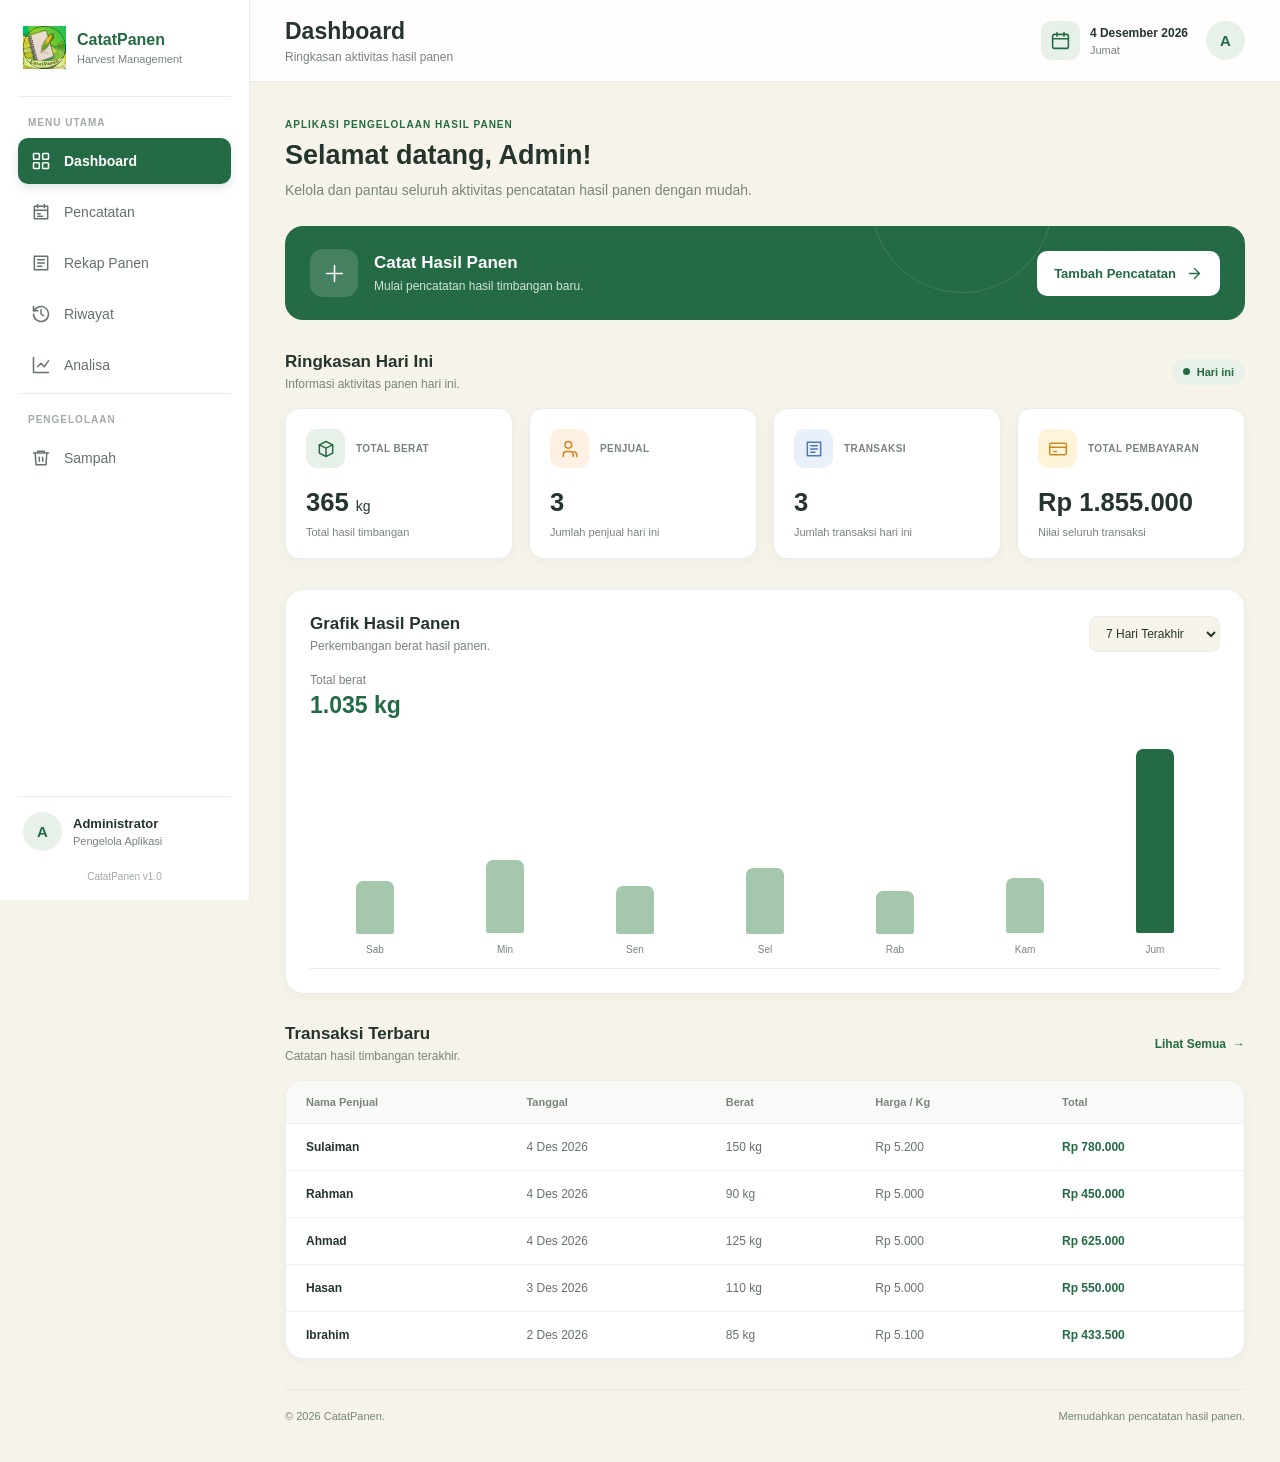
<file: index.html>
﻿
<!DOCTYPE html>
<html lang="id">
<head>
    <meta charset="UTF-8">
    <meta name="viewport" content="width=device-width, initial-scale=1.0">
    <meta name="theme-color" content="#F6F3EA">
    <meta name="description" content="CatatPanen - Aplikasi pencatatan dan pengelolaan hasil panen.">

    <title>Dashboard | CatatPanen</title>

    <link rel="icon" href="assets/logo/catatpanen.svg" type="image/svg+xml">
    <link rel="stylesheet" href="css/theme.css">
    <link rel="stylesheet" href="css/components.css">
    <link rel="stylesheet" href="css/index.css">

    <script src="js/utils.js" defer></script>
    <script src="js/store.js" defer></script>
    <script src="js/index.js" defer></script>
</head>
<body>

    <div class="sidebar-overlay" id="sidebarOverlay"></div>

    <aside class="sidebar" id="sidebar">
        <div class="sidebar-brand">
            <img src="assets/logo/catatpanen.svg" alt="Logo CatatPanen" class="brand-logo">

            <div class="brand-info">
                <h2>CatatPanen</h2>
                <span>Harvest Management</span>
            </div>

            <button class="close-sidebar" id="closeSidebar" aria-label="Tutup menu">&times;</button>
        </div>

        <div class="sidebar-divider"></div>
        <div class="nav-section-label">MENU UTAMA</div>

        <nav class="sidebar-nav">
            <a href="index.html" class="nav-link active">
                <svg viewBox="0 0 24 24"><rect x="3" y="3" width="7" height="7" rx="1"/><rect x="14" y="3" width="7" height="7" rx="1"/><rect x="14" y="14" width="7" height="7" rx="1"/><rect x="3" y="14" width="7" height="7" rx="1"/></svg>
                <span>Dashboard</span>
            </a>

            <a href="pages/catat.html" class="nav-link">
                <svg viewBox="0 0 24 24"><path d="M4 5h16v15H4z"/><path d="M8 3v4M16 3v4M4 10h16M8 14h3M8 17h6"/></svg>
                <span>Pencatatan</span>
            </a>

            <a href="pages/rekap.html" class="nav-link">
                <svg viewBox="0 0 24 24"><path d="M4 4h16v16H4z"/><path d="M8 8h8M8 12h8M8 16h5"/></svg>
                <span>Rekap Panen</span>
            </a>

            <a href="pages/riwayat.html" class="nav-link">
                <svg viewBox="0 0 24 24"><path d="M3 12a9 9 0 1 0 3-6.7L3 8"/><path d="M3 3v5h5M12 7v5l3 2"/></svg>
                <span>Riwayat</span>
            </a>

            <a href="pages/analisa.html" class="nav-link">
                <svg viewBox="0 0 24 24"><path d="M3 3v18h18"/><path d="m8 14 4-4 4 4 5-7"/></svg>
                <span>Analisa</span>
            </a>
        </nav>

        <div class="sidebar-divider"></div>
        <div class="nav-section-label">PENGELOLAAN</div>

        <nav class="sidebar-nav">
            <a href="pages/sampah.html" class="nav-link">
                <svg viewBox="0 0 24 24"><path d="M3 6h18M8 6V4h8v2M19 6l-1 14H6L5 6M10 11v5M14 11v5"/></svg>
                <span>Sampah</span>
            </a>
        </nav>

        <div class="sidebar-bottom">
            <div class="admin-profile">
                <div class="admin-avatar">A</div>
                <div class="admin-info">
                    <strong>Administrator</strong>
                    <span>Pengelola Aplikasi</span>
                </div>
            </div>
            <span class="sidebar-version">CatatPanen v1.0</span>
        </div>
    </aside>

    <main class="main-content">
        <header class="topbar">
            <div class="topbar-left">
                <button class="menu-toggle" id="menuToggle" aria-label="Buka menu">
                    <svg viewBox="0 0 24 24"><path d="M4 6h16M4 12h16M4 18h16"/></svg>
                </button>

                <div class="page-heading">
                    <h1>Dashboard</h1>
                    <p>Ringkasan aktivitas hasil panen</p>
                </div>
            </div>

            <div class="topbar-right">
                <div class="date-display">
                    <div class="date-icon">
                        <svg viewBox="0 0 24 24"><rect x="3" y="5" width="18" height="16" rx="2"/><path d="M16 3v4M8 3v4M3 10h18"/></svg>
                    </div>
                    <div>
                        <strong id="currentDate">Memuat tanggal...</strong>
                        <span id="currentDay">Memuat hari...</span>
                    </div>
                </div>
                <div class="topbar-avatar">A</div>
            </div>
        </header>

        <div class="dashboard-content">
            <section class="welcome-section">
                <span class="welcome-label">APLIKASI PENGELOLAAN HASIL PANEN</span>
                <h2>Selamat datang, Admin!</h2>
                <p>Kelola dan pantau seluruh aktivitas pencatatan hasil panen dengan mudah.</p>
            </section>

            <section class="quick-action">
                <div class="quick-action-content">
                    <div class="quick-action-icon">
                        <svg viewBox="0 0 24 24"><path d="M12 3v18M3 12h18"/></svg>
                    </div>
                    <div class="quick-action-text">
                        <h3>Catat Hasil Panen</h3>
                        <p>Mulai pencatatan hasil timbangan baru.</p>
                    </div>
                </div>

                <a href="pages/catat.html" class="primary-button">
                    <span>Tambah Pencatatan</span>
                    <svg viewBox="0 0 24 24"><path d="M5 12h14M12 5l7 7-7 7"/></svg>
                </a>
            </section>

            <section class="statistics-section">
                <div class="section-heading">
                    <div>
                        <h3>Ringkasan Hari Ini</h3>
                        <p>Informasi aktivitas panen hari ini.</p>
                    </div>
                    <span class="today-badge"><span class="status-dot"></span>Hari ini</span>
                </div>

                <div class="statistics-grid">
                    <article class="stat-card">
                        <div class="stat-card-top">
                            <div class="stat-icon green-icon">
                                <svg viewBox="0 0 24 24"><path d="m12 3-8 4v10l8 4 8-4V7l-8-4Z"/><path d="m4 7 8 4 8-4M12 11v10"/></svg>
                            </div>
                            <span class="stat-label">TOTAL BERAT</span>
                        </div>
                        <h2 id="totalWeight">0 <small>kg</small></h2>
                        <p class="stat-description">Total hasil timbangan</p>
                    </article>

                    <article class="stat-card">
                        <div class="stat-card-top">
                            <div class="stat-icon orange-icon">
                                <svg viewBox="0 0 24 24"><path d="M16 21v-2a4 4 0 0 0-4-4H8a4 4 0 0 0-4 4v2"/><circle cx="10" cy="7" r="4"/><path d="M20 21v-2a4 4 0 0 0-3-3.87"/></svg>
                            </div>
                            <span class="stat-label">PENJUAL</span>
                        </div>
                        <h2 id="totalSellers">0</h2>
                        <p class="stat-description">Jumlah penjual hari ini</p>
                    </article>

                    <article class="stat-card">
                        <div class="stat-card-top">
                            <div class="stat-icon blue-icon">
                                <svg viewBox="0 0 24 24"><path d="M4 4h16v16H4z"/><path d="M8 8h8M8 12h8M8 16h5"/></svg>
                            </div>
                            <span class="stat-label">TRANSAKSI</span>
                        </div>
                        <h2 id="totalTransactions">0</h2>
                        <p class="stat-description">Jumlah transaksi hari ini</p>
                    </article>

                    <article class="stat-card">
                        <div class="stat-card-top">
                            <div class="stat-icon yellow-icon">
                                <svg viewBox="0 0 24 24"><rect x="2" y="5" width="20" height="14" rx="2"/><path d="M2 10h20M7 15h3"/></svg>
                            </div>
                            <span class="stat-label">TOTAL PEMBAYARAN</span>
                        </div>
                        <h2 id="totalPayment">Rp 0</h2>
                        <p class="stat-description">Nilai seluruh transaksi</p>
                    </article>
                </div>
            </section>

            <section class="analytics-section">
                <div class="analytics-card">
                    <div class="section-heading analytics-heading">
                        <div>
                            <h3>Grafik Hasil Panen</h3>
                            <p>Perkembangan berat hasil panen.</p>
                        </div>
                        <select id="chartFilter" class="chart-filter" aria-label="Periode grafik">
                            <option value="7">7 Hari Terakhir</option>
                            <option value="14">14 Hari Terakhir</option>
                        </select>
                    </div>

                    <div class="chart-summary">
                        <span>Total berat</span>
                        <strong id="chartTotal">0 kg</strong>
                    </div>
                    <div class="chart-container" id="harvestChart"></div>
                </div>
            </section>

            <section class="recent-section">
                <div class="section-heading">
                    <div>
                        <h3>Transaksi Terbaru</h3>
                        <p>Catatan hasil timbangan terakhir.</p>
                    </div>
                    <a href="pages/riwayat.html" class="text-link">Lihat Semua <span>→</span></a>
                </div>

                <div class="table-card">
                    <div class="table-wrapper">
                        <table>
                            <thead>
                                <tr>
                                    <th>Nama Penjual</th>
                                    <th>Tanggal</th>
                                    <th>Berat</th>
                                    <th>Harga / Kg</th>
                                    <th>Total</th>
                                </tr>
                            </thead>
                            <tbody id="recentTransactions"></tbody>
                        </table>
                    </div>

                    <div class="empty-state" id="emptyState" hidden>
                        <div class="empty-icon">
                            <svg viewBox="0 0 24 24"><path d="M4 4h16v16H4z"/><path d="M8 9h8M8 13h8M8 17h4"/></svg>
                        </div>
                        <strong>Belum ada transaksi</strong>
                        <p>Catatan timbangan akan muncul di sini.</p>
                    </div>
                </div>
            </section>

            <footer class="dashboard-footer">
                <p>© <span id="currentYear"></span> CatatPanen.</p>
                <span>Memudahkan pencatatan hasil panen.</span>
            </footer>
        </div>
    </main>

    <nav class="mobile-bottom-nav">
        <a href="index.html" class="mobile-nav-link active">
            <svg viewBox="0 0 24 24"><rect x="3" y="3" width="7" height="7" rx="1"/><rect x="14" y="3" width="7" height="7" rx="1"/><rect x="14" y="14" width="7" height="7" rx="1"/><rect x="3" y="14" width="7" height="7" rx="1"/></svg>
            <span>Beranda</span>
        </a>
        <a href="pages/catat.html" class="mobile-nav-link">
            <svg viewBox="0 0 24 24"><path d="M4 5h16v15H4zM8 3v4M16 3v4M4 10h16M12 13v5M9.5 15.5h5"/></svg>
            <span>Catat</span>
        </a>
        <a href="pages/rekap.html" class="mobile-nav-link">
            <svg viewBox="0 0 24 24"><path d="M4 4h16v16H4zM8 8h8M8 12h8M8 16h5"/></svg>
            <span>Rekap</span>
        </a>
        <a href="pages/riwayat.html" class="mobile-nav-link">
            <svg viewBox="0 0 24 24"><path d="M3 12a9 9 0 1 0 3-6.7L3 8M3 3v5h5M12 7v5l3 2"/></svg>
            <span>Riwayat</span>
        </a>
        <a href="pages/analisa.html" class="mobile-nav-link">
            <svg viewBox="0 0 24 24"><path d="M3 3v18h18M8 14l4-4 4 4 5-7"/></svg>
            <span>Analisa</span>
        </a>
    </nav>

</body>
</html>
</file>
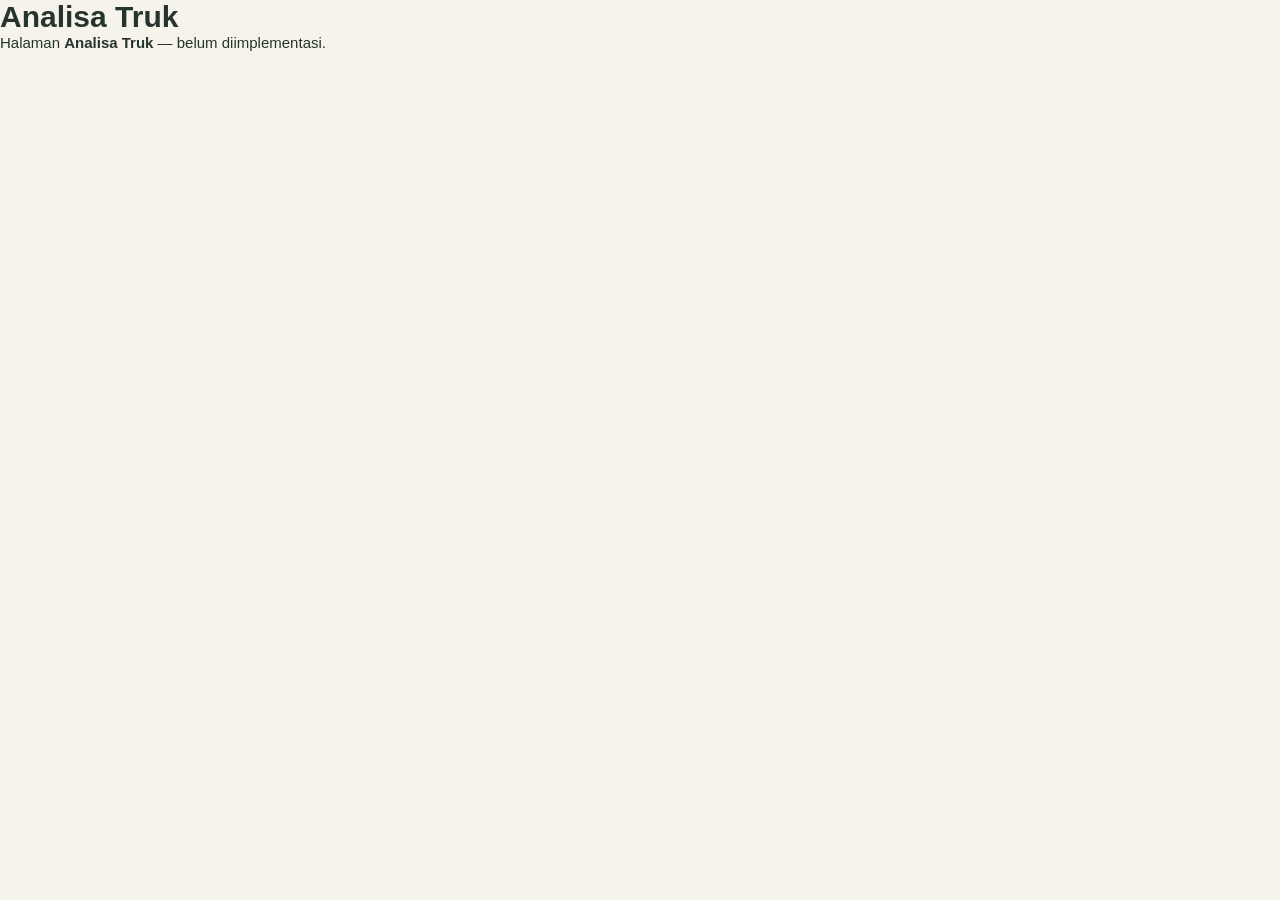
<file: pages/analisa.html>
﻿<!DOCTYPE html>
<html lang="id">
<head>
  <meta charset="UTF-8">
  <meta name="viewport" content="width=device-width, initial-scale=1">
  <title>Analisa Truk — HarvestScale</title>
  <link rel="stylesheet" href="../css/theme.css">
  <link rel="stylesheet" href="../css/components.css">
  <link rel="stylesheet" href="../css/analisa.css">
</head>
<body>
  <header class="app-header">
    <h1>Analisa Truk</h1>
  </header>
  <main class="app-content">
    <p>Halaman <strong>Analisa Truk</strong> — belum diimplementasi.</p>
  </main>

  <script src="../js/utils.js"></script>
  <script src="../js/store.js"></script>
  <script src="../js/analisa.js"></script>
</body>
</html>
</file>
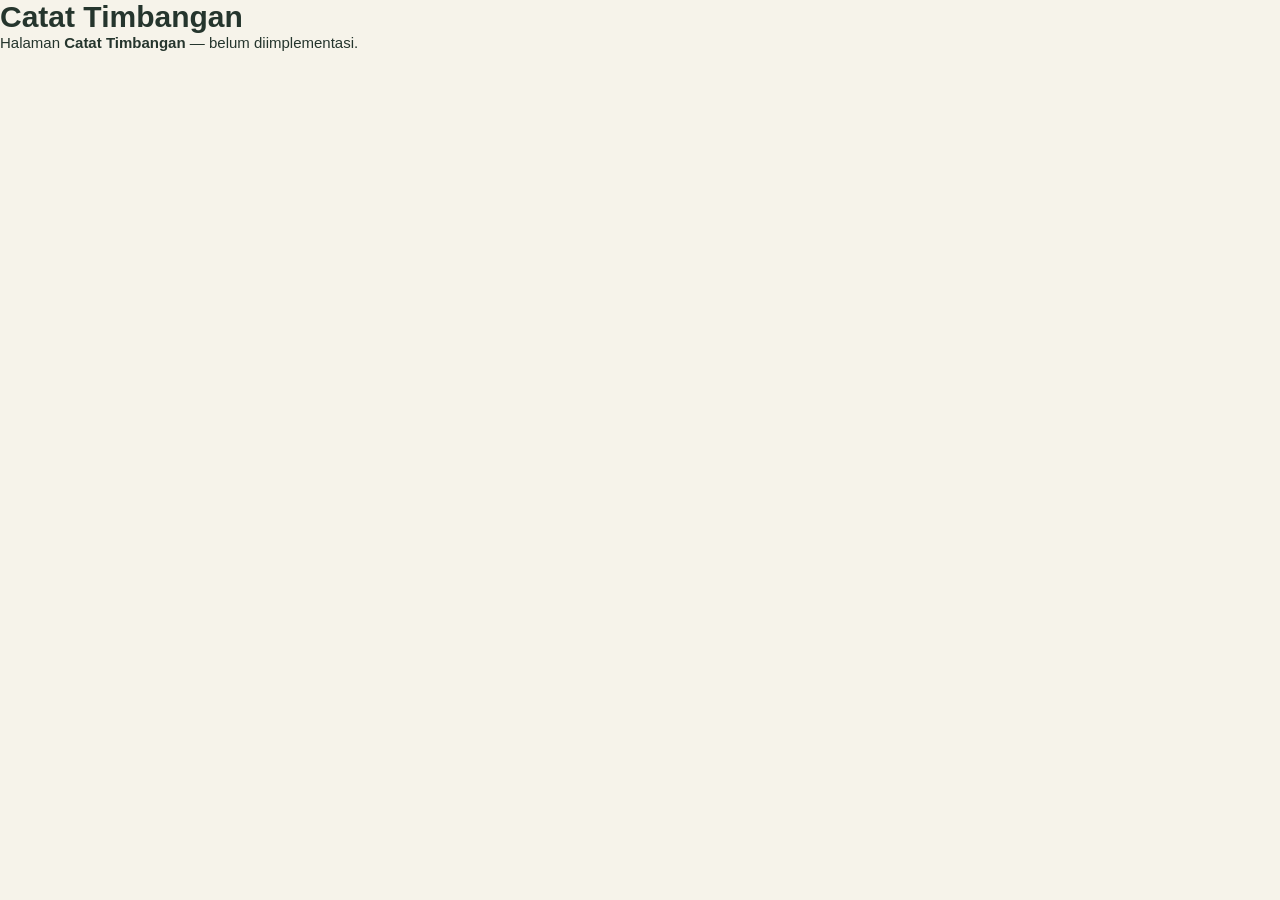
<file: pages/catat.html>
﻿<!DOCTYPE html>
<html lang="id">
<head>
  <meta charset="UTF-8">
  <meta name="viewport" content="width=device-width, initial-scale=1">
  <title>Catat Timbangan — HarvestScale</title>
  <link rel="stylesheet" href="../css/theme.css">
  <link rel="stylesheet" href="../css/components.css">
  <link rel="stylesheet" href="../css/catat.css">
</head>
<body>
  <header class="app-header">
    <h1>Catat Timbangan</h1>
  </header>
  <main class="app-content">
    <p>Halaman <strong>Catat Timbangan</strong> — belum diimplementasi.</p>
  </main>

  <script src="../js/utils.js"></script>
  <script src="../js/store.js"></script>
  <script src="../js/catat.js"></script>
</body>
</html>
</file>
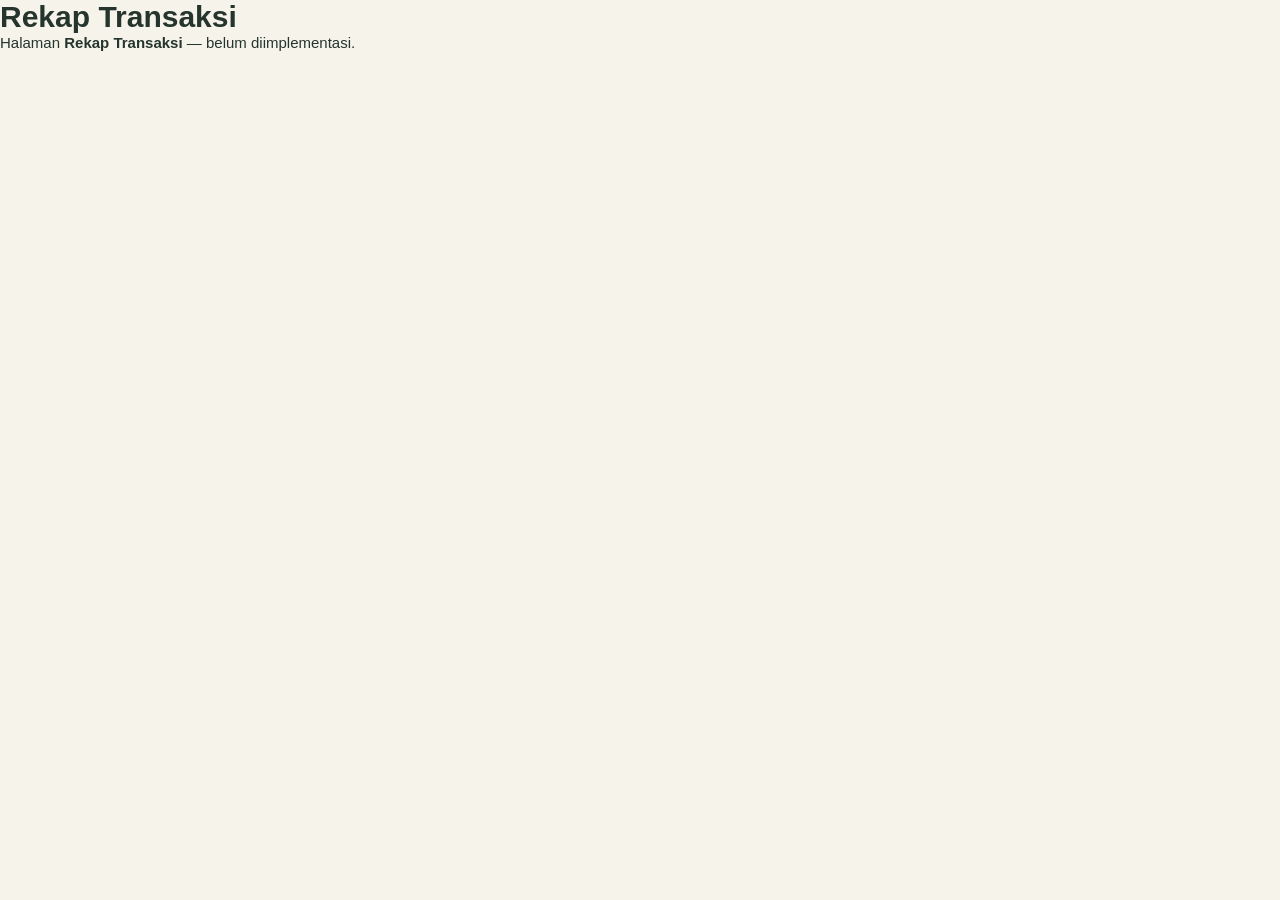
<file: pages/rekap.html>
﻿<!DOCTYPE html>
<html lang="id">
<head>
  <meta charset="UTF-8">
  <meta name="viewport" content="width=device-width, initial-scale=1">
  <title>Rekap Transaksi — HarvestScale</title>
  <link rel="stylesheet" href="../css/theme.css">
  <link rel="stylesheet" href="../css/components.css">
  <link rel="stylesheet" href="../css/rekap.css">
</head>
<body>
  <header class="app-header">
    <h1>Rekap Transaksi</h1>
  </header>
  <main class="app-content">
    <p>Halaman <strong>Rekap Transaksi</strong> — belum diimplementasi.</p>
  </main>

  <script src="../js/utils.js"></script>
  <script src="../js/store.js"></script>
  <script src="../js/rekap.js"></script>
</body>
</html>
</file>
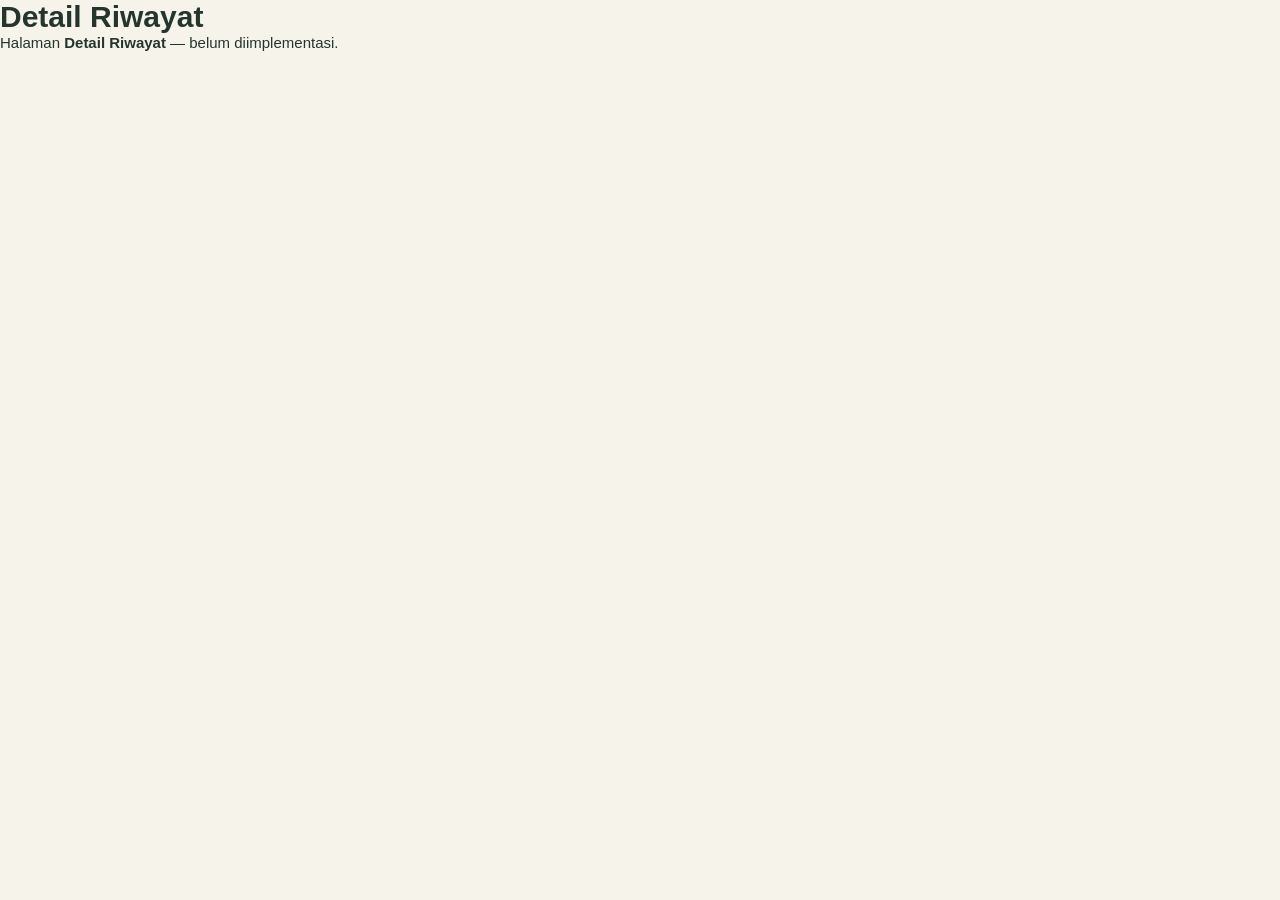
<file: pages/riwayat.html>
﻿<!DOCTYPE html>
<html lang="id">
<head>
  <meta charset="UTF-8">
  <meta name="viewport" content="width=device-width, initial-scale=1">
  <title>Detail Riwayat — HarvestScale</title>
  <link rel="stylesheet" href="../css/theme.css">
  <link rel="stylesheet" href="../css/components.css">
  <link rel="stylesheet" href="../css/riwayat.css">
</head>
<body>
  <header class="app-header">
    <h1>Detail Riwayat</h1>
  </header>
  <main class="app-content">
    <p>Halaman <strong>Detail Riwayat</strong> — belum diimplementasi.</p>
  </main>

  <script src="../js/utils.js"></script>
  <script src="../js/store.js"></script>
  <script src="../js/riwayat.js"></script>
</body>
</html>
</file>
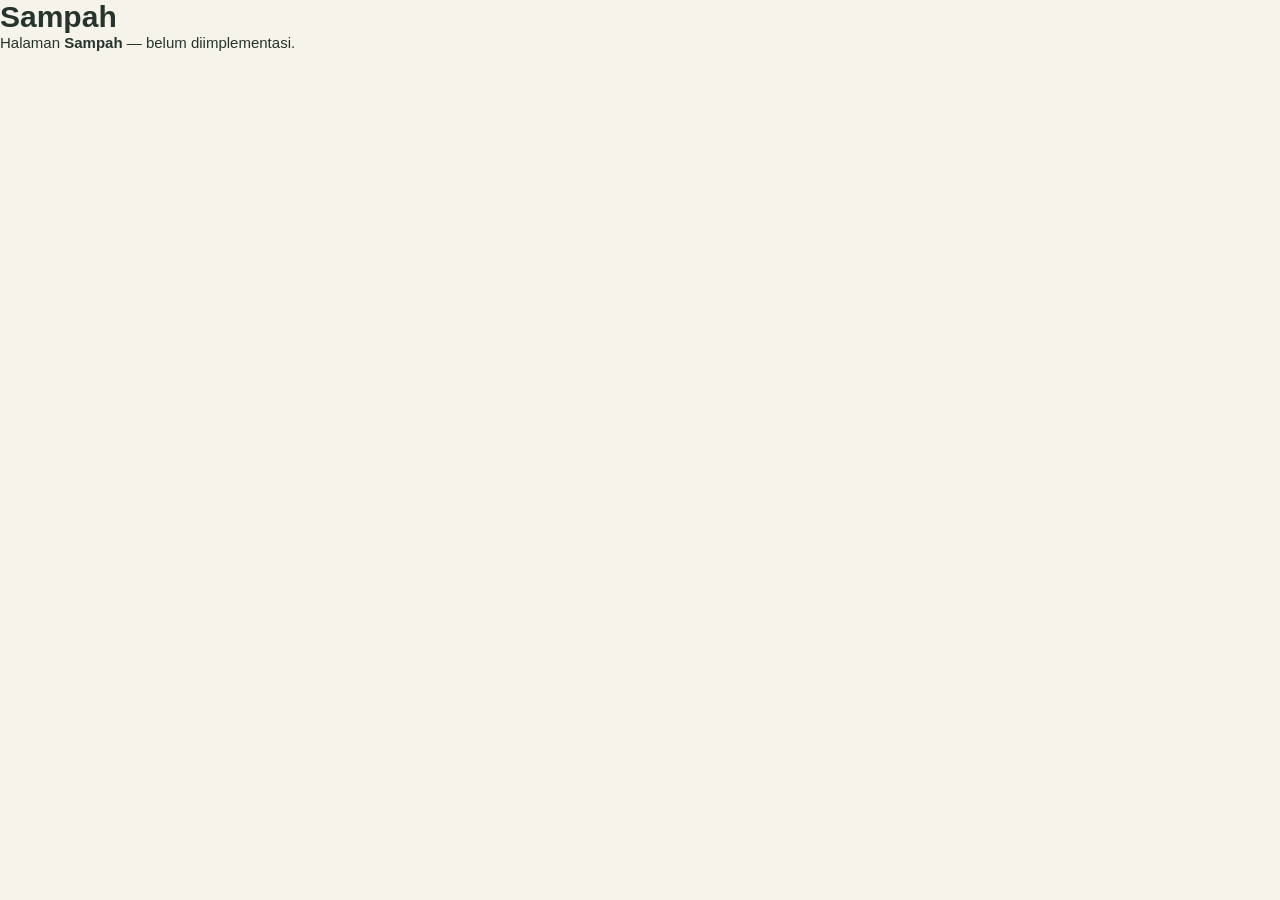
<file: pages/sampah.html>
﻿<!DOCTYPE html>
<html lang="id">
<head>
  <meta charset="UTF-8">
  <meta name="viewport" content="width=device-width, initial-scale=1">
  <title>Sampah — HarvestScale</title>
  <link rel="stylesheet" href="../css/theme.css">
  <link rel="stylesheet" href="../css/components.css">
  <link rel="stylesheet" href="../css/sampah.css">
</head>
<body>
  <header class="app-header">
    <h1>Sampah</h1>
  </header>
  <main class="app-content">
    <p>Halaman <strong>Sampah</strong> — belum diimplementasi.</p>
  </main>

  <script src="../js/utils.js"></script>
  <script src="../js/store.js"></script>
  <script src="../js/sampah.js"></script>
</body>
</html>
</file>
<file: css/theme.css>
﻿
:root {
    --primary: #246B45;
    --primary-dark: #1B5134;
    --primary-light: #E8F1E9;

    --background: #F6F3EA;
    --surface: #FFFFFF;
    --accent: #E99A35;
    --dark: #25352D;

    --text-secondary: #78847C;
    --border: #EAECE7;

    --blue-light: #E9F0FA;
    --orange-light: #FFF1E1;
    --yellow-light: #FFF4D9;

    --sidebar-width: 250px;

    --radius-sm: 10px;
    --radius-md: 14px;
    --radius-lg: 18px;

    --shadow-card: 0 3px 15px rgba(37, 53, 45, .035);
    --transition: .2s ease;
}

* {
    margin: 0;
    padding: 0;
    box-sizing: border-box;
}

html {
    scroll-behavior: smooth;
}

body {
    font-family: Arial, Helvetica, sans-serif;
    background: var(--background);
    color: var(--dark);
    font-size: 15px;
    min-height: 100vh;
    overflow-x: hidden;
}

button, a, select {
    font: inherit;
}

button {
    cursor: pointer;
}

a {
    text-decoration: none;
    color: inherit;
}

svg {
    width: 21px;
    height: 21px;
    fill: none;
    stroke: currentColor;
    stroke-width: 1.8;
    stroke-linecap: round;
    stroke-linejoin: round;
}

@keyframes fadeUp {
    from { opacity: 0; transform: translateY(12px); }
    to { opacity: 1; transform: translateY(0); }
}

@keyframes growBar {
    from { transform: scaleY(0); }
    to { transform: scaleY(1); }
}

@media (prefers-reduced-motion: reduce) {
    *, *::before, *::after {
        scroll-behavior: auto !important;
        animation-duration: .01ms !important;
        animation-iteration-count: 1 !important;
        transition-duration: .01ms !important;
    }
}
</file>
<file: css/components.css>
﻿
/* SIDEBAR */

.sidebar {
    position: fixed;
    inset: 0 auto 0 0;
    width: var(--sidebar-width);
    height: 100vh;
    background: var(--surface);
    border-right: 1px solid var(--border);
    padding: 26px 18px 18px;
    display: flex;
    flex-direction: column;
    z-index: 100;
    transition: transform .3s ease;
}

.sidebar-brand {
    display: flex;
    align-items: center;
    gap: 11px;
    padding: 0 5px 22px;
}

.brand-logo {
    width: 43px;
    height: 43px;
    object-fit: contain;
    flex-shrink: 0;
}

.brand-info h2 {
    font-size: 16px;
    font-weight: 800;
    color: var(--primary);
}

.brand-info span {
    display: block;
    margin-top: 4px;
    font-size: 11px;
    color: var(--text-secondary);
}

.sidebar-divider {
    height: 1px;
    background: var(--border);
    margin: 5px 0 20px;
}

.nav-section-label {
    padding: 0 10px;
    margin-bottom: 10px;
    color: #A1AAA3;
    font-size: 10px;
    font-weight: 700;
    letter-spacing: 1px;
}

.sidebar-nav {
    display: flex;
    flex-direction: column;
    gap: 5px;
}

.nav-link {
    min-height: 46px;
    display: flex;
    align-items: center;
    gap: 13px;
    padding: 0 13px;
    color: #657269;
    border-radius: 10px;
    font-size: 14px;
    transition: var(--transition);
}

.nav-link svg {
    width: 20px;
    height: 20px;
    flex-shrink: 0;
}

.nav-link:hover {
    background: var(--primary-light);
    color: var(--primary);
}

.nav-link.active {
    background: var(--primary);
    color: white;
    font-weight: 600;
    box-shadow: 0 4px 10px rgba(36,107,69,.15);
}

.sidebar-bottom {
    margin-top: auto;
}

.admin-profile {
    display: flex;
    align-items: center;
    gap: 11px;
    padding: 15px 5px;
    border-top: 1px solid var(--border);
}

.admin-avatar, .topbar-avatar {
    width: 39px;
    height: 39px;
    background: var(--primary-light);
    color: var(--primary);
    display: grid;
    place-items: center;
    border-radius: 50%;
    font-weight: 700;
    flex-shrink: 0;
}

.admin-info {
    display: flex;
    flex-direction: column;
    gap: 4px;
}

.admin-info strong {
    font-size: 13px;
}

.admin-info span {
    color: var(--text-secondary);
    font-size: 11px;
}

.sidebar-version {
    display: block;
    text-align: center;
    font-size: 10px;
    color: #A1AAA3;
    padding-top: 5px;
}

.close-sidebar {
    display: none;
}

.sidebar-overlay {
    display: none;
}

/* BUTTONS AND COMMON ELEMENTS */

.primary-button {
    min-height: 45px;
    background: white;
    color: var(--primary);
    border-radius: 10px;
    padding: 0 17px;
    display: flex;
    align-items: center;
    justify-content: center;
    gap: 10px;
    font-size: 13px;
    font-weight: 700;
    white-space: nowrap;
    transition: var(--transition);
    position: relative;
    z-index: 1;
}

.primary-button svg {
    width: 17px;
    height: 17px;
}

.primary-button:hover {
    background: #F0F5EF;
    transform: translateY(-2px);
}

.section-heading {
    display: flex;
    justify-content: space-between;
    align-items: center;
    gap: 15px;
    margin-bottom: 17px;
}

.section-heading h3 {
    font-size: 17px;
    color: var(--dark);
}

.section-heading p {
    margin-top: 5px;
    color: var(--text-secondary);
    font-size: 12px;
}

.text-link {
    color: var(--primary);
    font-size: 12px;
    font-weight: 700;
    display: flex;
    align-items: center;
    gap: 7px;
    transition: var(--transition);
}

.text-link:hover {
    color: var(--primary-dark);
    gap: 11px;
}

.today-badge {
    display: flex;
    align-items: center;
    gap: 7px;
    padding: 7px 11px;
    background: var(--primary-light);
    color: var(--primary);
    border-radius: 30px;
    font-size: 11px;
    font-weight: 600;
}

.status-dot {
    width: 7px;
    height: 7px;
    background: var(--primary);
    border-radius: 50%;
}

/* TABLE */

.table-card {
    background: white;
    border: 1px solid var(--border);
    border-radius: var(--radius-lg);
    overflow: hidden;
    box-shadow: var(--shadow-card);
}

.table-wrapper {
    width: 100%;
    overflow-x: auto;
}

table {
    width: 100%;
    border-collapse: collapse;
    white-space: nowrap;
}

thead {
    background: #F9FAF7;
}

th {
    padding: 15px 20px;
    color: var(--text-secondary);
    text-align: left;
    font-size: 11px;
    font-weight: 700;
}

td {
    padding: 16px 20px;
    border-top: 1px solid #F0F1ED;
    font-size: 12px;
    color: #657269;
}

td:first-child {
    color: var(--dark);
    font-weight: 600;
}

td:last-child {
    color: var(--primary);
    font-weight: 700;
}

tbody tr:hover {
    background: #FAFBF8;
}

.empty-state {
    padding: 40px 15px;
    text-align: center;
}

.empty-state[hidden] {
    display: none;
}

.empty-icon {
    width: 55px;
    height: 55px;
    background: var(--primary-light);
    color: var(--primary);
    border-radius: 50%;
    display: grid;
    place-items: center;
    margin: 0 auto 13px;
}

.empty-state strong {
    font-size: 14px;
}

.empty-state p {
    margin-top: 6px;
    font-size: 12px;
    color: var(--text-secondary);
}
</file>
<file: css/index.css>
﻿
/* MAIN LAYOUT */

.main-content {
    margin-left: var(--sidebar-width);
    min-height: 100vh;
}

.topbar {
    height: 82px;
    background: rgba(255,255,255,.9);
    border-bottom: 1px solid var(--border);
    padding: 0 35px;
    display: flex;
    align-items: center;
    justify-content: space-between;
    position: sticky;
    top: 0;
    z-index: 50;
    backdrop-filter: blur(12px);
}

.topbar-left, .topbar-right {
    display: flex;
    align-items: center;
}

.topbar-left {
    gap: 13px;
}

.page-heading h1 {
    font-size: 23px;
    font-weight: 700;
}

.page-heading p {
    font-size: 12px;
    color: var(--text-secondary);
    margin-top: 5px;
}

.topbar-right {
    gap: 18px;
}

.date-display {
    display: flex;
    align-items: center;
    gap: 10px;
}

.date-icon {
    width: 39px;
    height: 39px;
    background: var(--primary-light);
    color: var(--primary);
    border-radius: 10px;
    display: grid;
    place-items: center;
}

.date-display strong, .date-display span {
    display: block;
}

.date-display strong {
    font-size: 12px;
}

.date-display span {
    margin-top: 4px;
    color: var(--text-secondary);
    font-size: 11px;
}

.menu-toggle {
    display: none;
    background: transparent;
    border: none;
    color: var(--dark);
}

.dashboard-content {
    max-width: 1600px;
    margin: 0 auto;
    padding: 32px 35px 20px;
}

/* WELCOME */

.welcome-section {
    margin-bottom: 25px;
    animation: fadeUp .45s ease both;
}

.welcome-label {
    color: var(--primary);
    font-size: 10px;
    font-weight: 700;
    letter-spacing: 1px;
}

.welcome-section h2 {
    font-size: 27px;
    margin-top: 9px;
    margin-bottom: 8px;
}

.welcome-section p {
    font-size: 14px;
    color: var(--text-secondary);
    line-height: 1.6;
}

/* QUICK ACTION */

.quick-action {
    background: var(--primary);
    color: white;
    border-radius: var(--radius-lg);
    padding: 23px 25px;
    display: flex;
    justify-content: space-between;
    align-items: center;
    gap: 20px;
    margin-bottom: 32px;
    position: relative;
    overflow: hidden;
    animation: fadeUp .5s ease both;
}

.quick-action::after {
    content: "";
    position: absolute;
    width: 180px;
    height: 180px;
    border: 1px solid rgba(255,255,255,.12);
    border-radius: 50%;
    right: 20%;
    top: -115px;
    pointer-events: none;
}

.quick-action-content {
    display: flex;
    align-items: center;
    gap: 16px;
}

.quick-action-icon {
    width: 48px;
    height: 48px;
    background: rgba(255,255,255,.15);
    border-radius: 13px;
    display: grid;
    place-items: center;
}

.quick-action-text h3 {
    font-size: 17px;
    margin-bottom: 6px;
}

.quick-action-text p {
    font-size: 12px;
    color: rgba(255,255,255,.8);
}

/* STATISTICS */

.statistics-section, .analytics-section, .recent-section {
    margin-bottom: 30px;
}

.statistics-grid {
    display: grid;
    grid-template-columns: repeat(4, minmax(0,1fr));
    gap: 16px;
}

.stat-card {
    background: white;
    border: 1px solid var(--border);
    border-radius: var(--radius-md);
    padding: 20px;
    box-shadow: var(--shadow-card);
    min-width: 0;
    transition: transform .2s ease, box-shadow .2s ease;
    animation: fadeUp .5s ease both;
}

.stat-card:nth-child(2) { animation-delay: .05s; }
.stat-card:nth-child(3) { animation-delay: .1s; }
.stat-card:nth-child(4) { animation-delay: .15s; }

.stat-card:hover {
    transform: translateY(-4px);
    box-shadow: 0 8px 22px rgba(37,53,45,.07);
}

.stat-card-top {
    display: flex;
    align-items: center;
    gap: 11px;
    margin-bottom: 20px;
}

.stat-icon {
    width: 39px;
    height: 39px;
    border-radius: 11px;
    display: grid;
    place-items: center;
    flex-shrink: 0;
}

.stat-icon svg {
    width: 20px;
    height: 20px;
}

.green-icon { background: var(--primary-light); color: var(--primary); }
.orange-icon { background: var(--orange-light); color: #D47E20; }
.blue-icon { background: var(--blue-light); color: #4F77B3; }
.yellow-icon { background: var(--yellow-light); color: #C48B24; }

.stat-label {
    color: var(--text-secondary);
    font-size: 10px;
    font-weight: 700;
    letter-spacing: .4px;
}

.stat-card h2 {
    color: var(--dark);
    font-size: clamp(20px,2vw,27px);
    font-weight: 700;
    white-space: nowrap;
    overflow: hidden;
    text-overflow: ellipsis;
}

.stat-card h2 small {
    font-size: 14px;
    font-weight: 500;
}

.stat-description {
    color: var(--text-secondary);
    font-size: 11px;
    margin-top: 9px;
}

/* CHART */

.analytics-card {
    background: white;
    border: 1px solid var(--border);
    border-radius: var(--radius-lg);
    padding: 24px;
    box-shadow: var(--shadow-card);
}

.analytics-heading {
    margin-bottom: 20px;
}

.chart-filter {
    border: 1px solid var(--border);
    background: var(--background);
    color: var(--dark);
    border-radius: 9px;
    padding: 9px 12px;
    font-size: 12px;
    outline: none;
    cursor: pointer;
}

.chart-summary {
    display: flex;
    flex-direction: column;
    gap: 5px;
    margin-bottom: 20px;
}

.chart-summary span {
    color: var(--text-secondary);
    font-size: 12px;
}

.chart-summary strong {
    color: var(--primary);
    font-size: 23px;
}

.chart-container {
    height: 230px;
    display: flex;
    align-items: stretch;
    gap: 10px;
    padding: 10px 5px 0;
    border-bottom: 1px solid var(--border);
}

.chart-column {
    flex: 1;
    min-width: 0;
    display: flex;
    flex-direction: column;
    align-items: center;
    justify-content: flex-end;
    gap: 10px;
}

.chart-bar-area {
    height: 185px;
    width: 100%;
    display: flex;
    align-items: flex-end;
    justify-content: center;
}

.chart-bar {
    width: min(38px,75%);
    min-height: 3px;
    background: #A5C8AC;
    border-radius: 7px 7px 2px 2px;
    transform-origin: bottom;
    animation: growBar .8s cubic-bezier(.2,.8,.2,1) both;
    transition: background .2s ease;
}

.chart-bar:hover, .chart-bar.highlight {
    background: var(--primary);
}

.chart-day {
    height: 25px;
    color: var(--text-secondary);
    font-size: 10px;
    white-space: nowrap;
}

/* FOOTER */

.dashboard-footer {
    border-top: 1px solid #E5E7E0;
    padding: 20px 0;
    display: flex;
    justify-content: space-between;
    gap: 10px;
    color: var(--text-secondary);
    font-size: 11px;
}

/* MOBILE NAV */

.mobile-bottom-nav {
    display: none;
}

/* TABLET */

@media (max-width: 1200px) {
    .dashboard-content {
        padding-left: 25px;
        padding-right: 25px;
    }

    .topbar {
        padding-left: 25px;
        padding-right: 25px;
    }

    .statistics-grid {
        grid-template-columns: repeat(2,minmax(0,1fr));
    }
}

@media (max-width: 900px) {
    :root {
        --sidebar-width: 220px;
    }

    .sidebar {
        padding-left: 13px;
        padding-right: 13px;
    }

    .dashboard-content {
        padding: 25px 20px;
    }

    .topbar {
        padding: 0 20px;
    }

    .stat-card {
        padding: 17px;
    }
}

/* MOBILE */

@media (max-width: 650px) {
    body {
        font-size: 14px;
    }

    .sidebar {
        width: min(280px,85vw);
        transform: translateX(-100%);
        box-shadow: none;
    }

    .sidebar.show {
        transform: translateX(0);
        box-shadow: 8px 0 30px rgba(0,0,0,.12);
    }

    .close-sidebar {
        display: grid;
        place-items: center;
        margin-left: auto;
        width: 32px;
        height: 32px;
        border: none;
        background: var(--background);
        border-radius: 8px;
        font-size: 23px;
        color: var(--dark);
    }

    .sidebar-overlay {
        position: fixed;
        inset: 0;
        background: rgba(20,35,26,.35);
        z-index: 90;
    }

    .sidebar-overlay.show {
        display: block;
    }

    .main-content {
        margin-left: 0;
    }

    .topbar {
        height: 70px;
        padding: 0 16px;
    }

    .menu-toggle {
        display: grid;
        place-items: center;
        width: 37px;
        height: 37px;
        border-radius: 9px;
        background: var(--primary-light);
        color: var(--primary);
    }

    .page-heading h1 {
        font-size: 19px;
    }

    .page-heading p {
        font-size: 10px;
    }

    .topbar-right {
        gap: 0;
    }

    .date-display {
        display: none;
    }

    .topbar-avatar {
        width: 35px;
        height: 35px;
    }

    .dashboard-content {
        padding: 23px 15px 100px;
    }

    .welcome-section {
        margin-bottom: 20px;
    }

    .welcome-section h2 {
        font-size: 22px;
    }

    .welcome-section p {
        font-size: 12px;
    }

    .quick-action {
        padding: 17px;
        flex-direction: column;
        align-items: stretch;
        gap: 17px;
        margin-bottom: 27px;
    }

    .quick-action-content {
        gap: 12px;
    }

    .quick-action-icon {
        width: 42px;
        height: 42px;
    }

    .quick-action-text h3 {
        font-size: 15px;
    }

    .quick-action-text p {
        font-size: 11px;
    }

    .primary-button {
        width: 100%;
        min-height: 48px;
    }

    .statistics-section {
        margin-bottom: 25px;
    }

    .section-heading {
        margin-bottom: 14px;
    }

    .section-heading h3 {
        font-size: 15px;
    }

    .section-heading p {
        font-size: 11px;
    }

    .statistics-grid {
        grid-template-columns: repeat(2,minmax(0,1fr));
        gap: 10px;
    }

    .stat-card {
        padding: 14px;
        border-radius: 13px;
    }

    .stat-card-top {
        flex-direction: column;
        align-items: flex-start;
        gap: 9px;
        margin-bottom: 13px;
    }

    .stat-icon {
        width: 34px;
        height: 34px;
    }

    .stat-icon svg {
        width: 18px;
        height: 18px;
    }

    .stat-label {
        font-size: 9px;
    }

    .stat-card h2 {
        font-size: clamp(18px,5vw,23px);
    }

    .stat-card h2 small {
        font-size: 12px;
    }

    .stat-description {
        font-size: 10px;
        line-height: 1.5;
    }

    .analytics-card {
        padding: 16px 12px;
    }

    .analytics-heading {
        align-items: flex-start;
    }

    .chart-filter {
        padding: 8px;
        font-size: 10px;
        max-width: 125px;
    }

    .chart-summary strong {
        font-size: 20px;
    }

    .chart-container {
        height: 195px;
        gap: 5px;
    }

    .chart-bar-area {
        height: 150px;
    }

    .chart-day {
        font-size: 9px;
    }

    .table-card {
        border-radius: 13px;
    }

    table {
        min-width: 620px;
    }

    th, td {
        padding: 13px 14px;
    }

    .dashboard-footer {
        flex-direction: column;
        gap: 6px;
        font-size: 10px;
    }

    .mobile-bottom-nav {
        position: fixed;
        left: 0;
        right: 0;
        bottom: 0;
        height: 68px;
        background: rgba(255,255,255,.97);
        border-top: 1px solid var(--border);
        display: flex;
        justify-content: space-around;
        align-items: center;
        padding: 5px 4px calc(5px + env(safe-area-inset-bottom));
        z-index: 80;
        backdrop-filter: blur(12px);
    }

    .mobile-nav-link {
        flex: 1;
        height: 55px;
        display: flex;
        flex-direction: column;
        align-items: center;
        justify-content: center;
        gap: 5px;
        color: #89948C;
        border-radius: 10px;
        transition: var(--transition);
    }

    .mobile-nav-link svg {
        width: 21px;
        height: 21px;
    }

    .mobile-nav-link span {
        font-size: 9px;
        font-weight: 600;
    }

    .mobile-nav-link.active {
        color: var(--primary);
    }
}

@media (max-width: 360px) {
    .dashboard-content {
        padding-left: 11px;
        padding-right: 11px;
    }

    .statistics-grid {
        gap: 8px;
    }

    .stat-card {
        padding: 11px;
    }

    .stat-label {
        font-size: 8px;
    }

    .stat-card h2 {
        font-size: 18px;
    }

    .mobile-nav-link span {
        font-size: 8px;
    }
}
</file>
<file: css/analisa.css>
﻿/* analisa.css — gaya khusus halaman Analisa Truk */
</file>
<file: css/catat.css>
﻿/* catat.css — gaya khusus halaman Catat Timbangan */
</file>
<file: css/rekap.css>
﻿/* rekap.css — gaya khusus halaman Rekap Transaksi */
</file>
<file: css/riwayat.css>
﻿/* riwayat.css — gaya khusus halaman Detail Riwayat */
</file>
<file: css/sampah.css>
﻿/* sampah.css — gaya khusus halaman Sampah */
</file>
